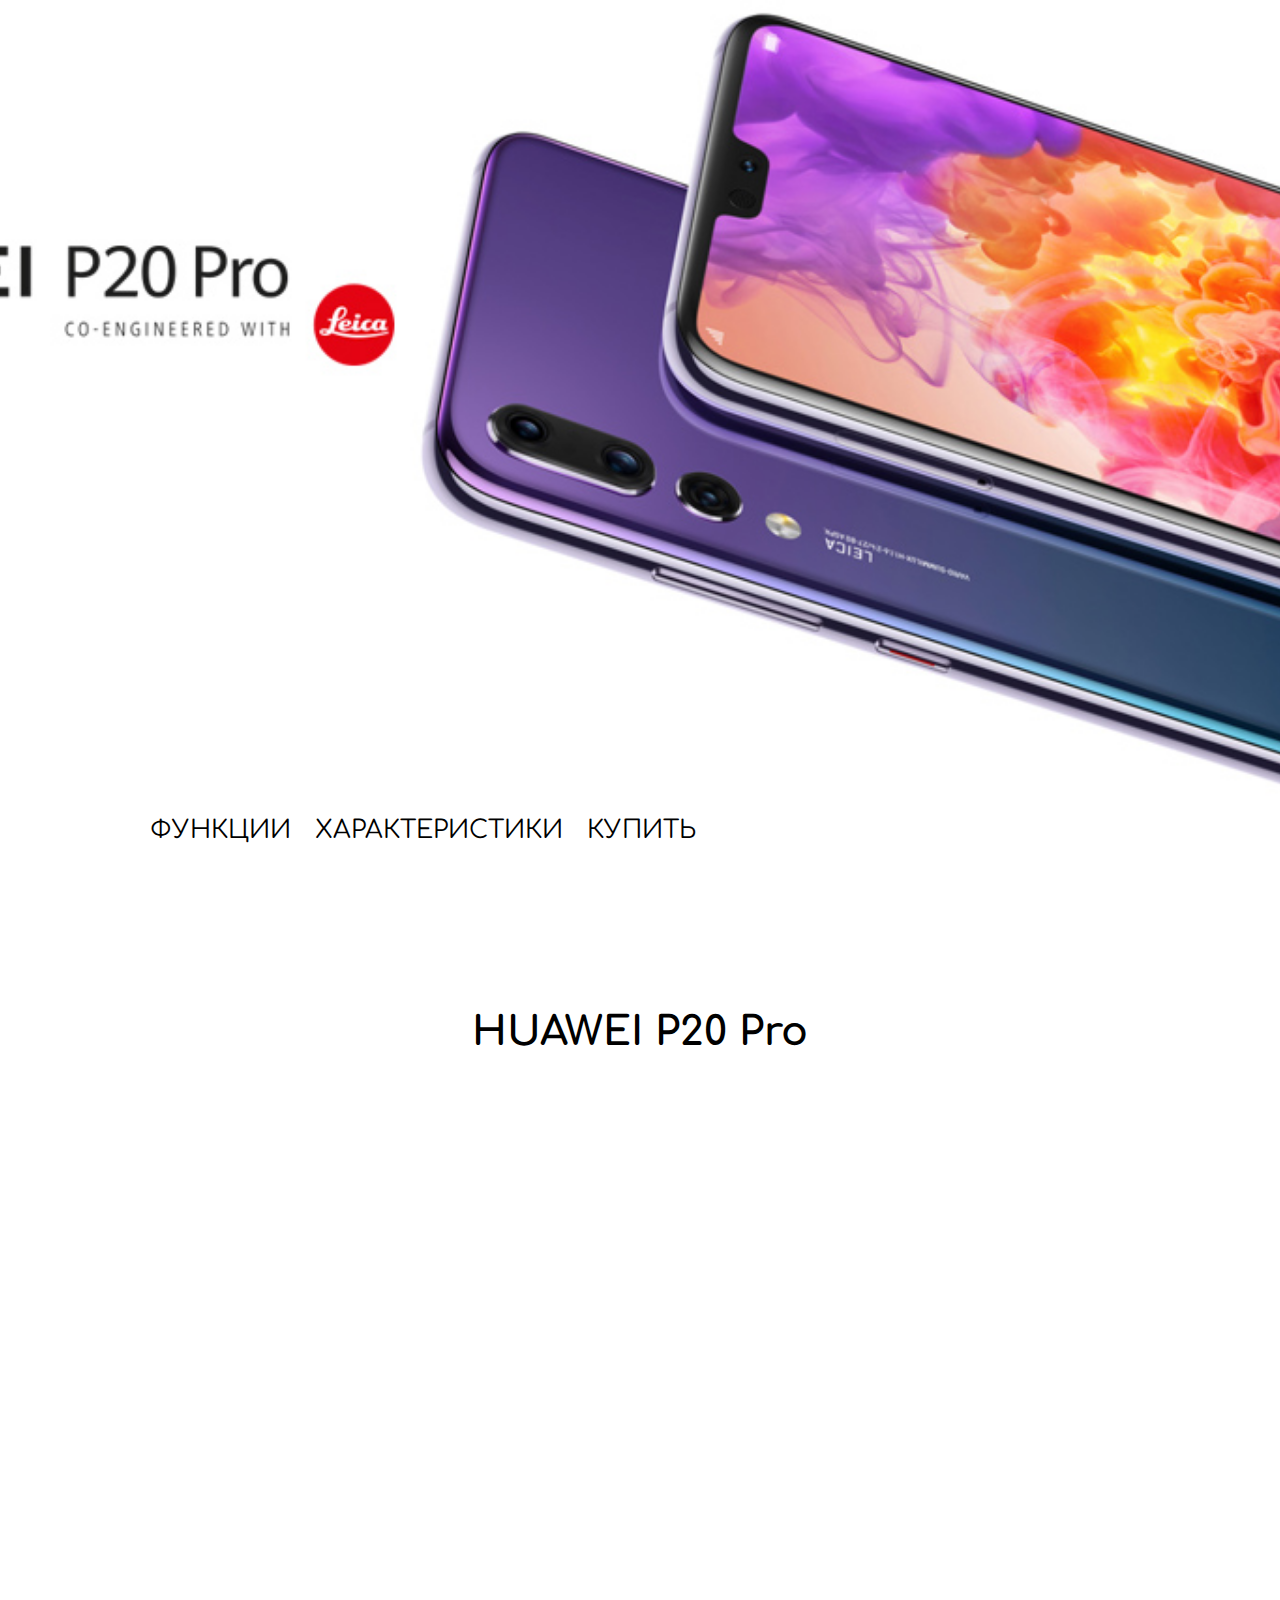
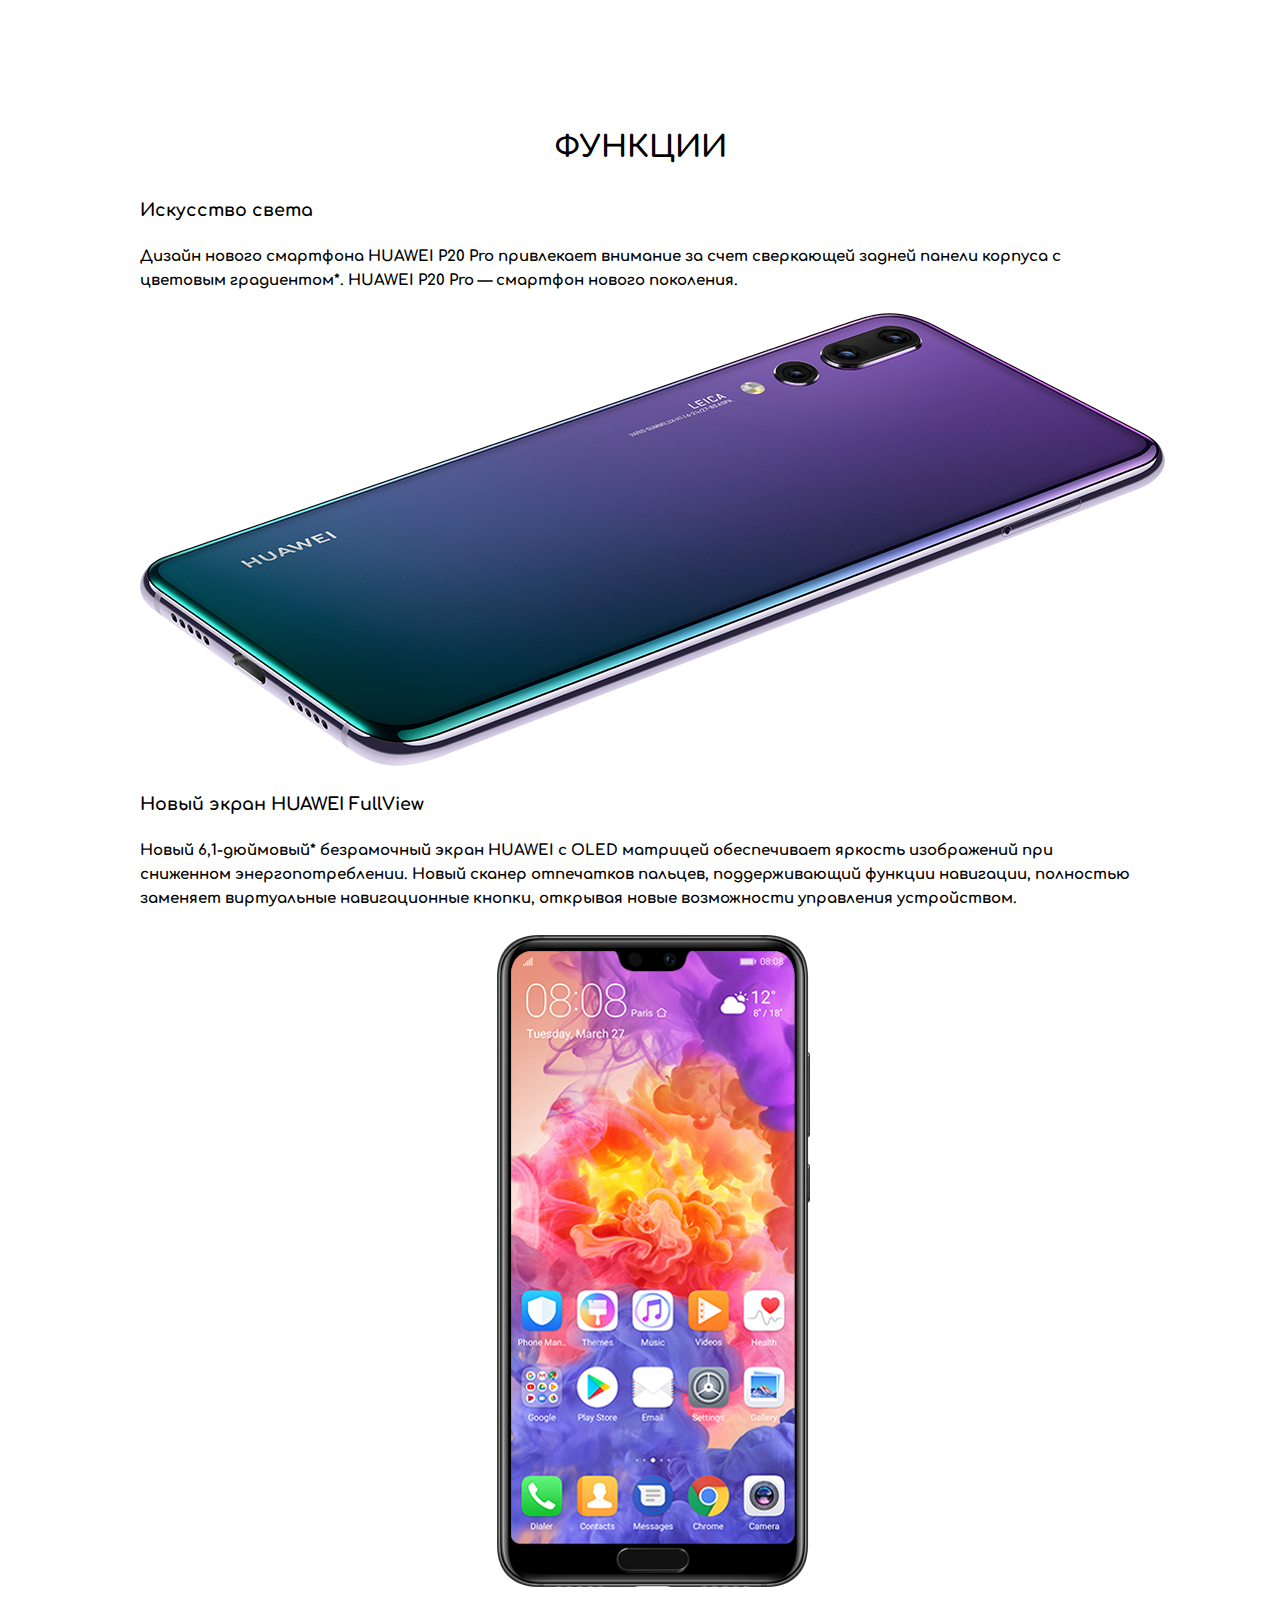
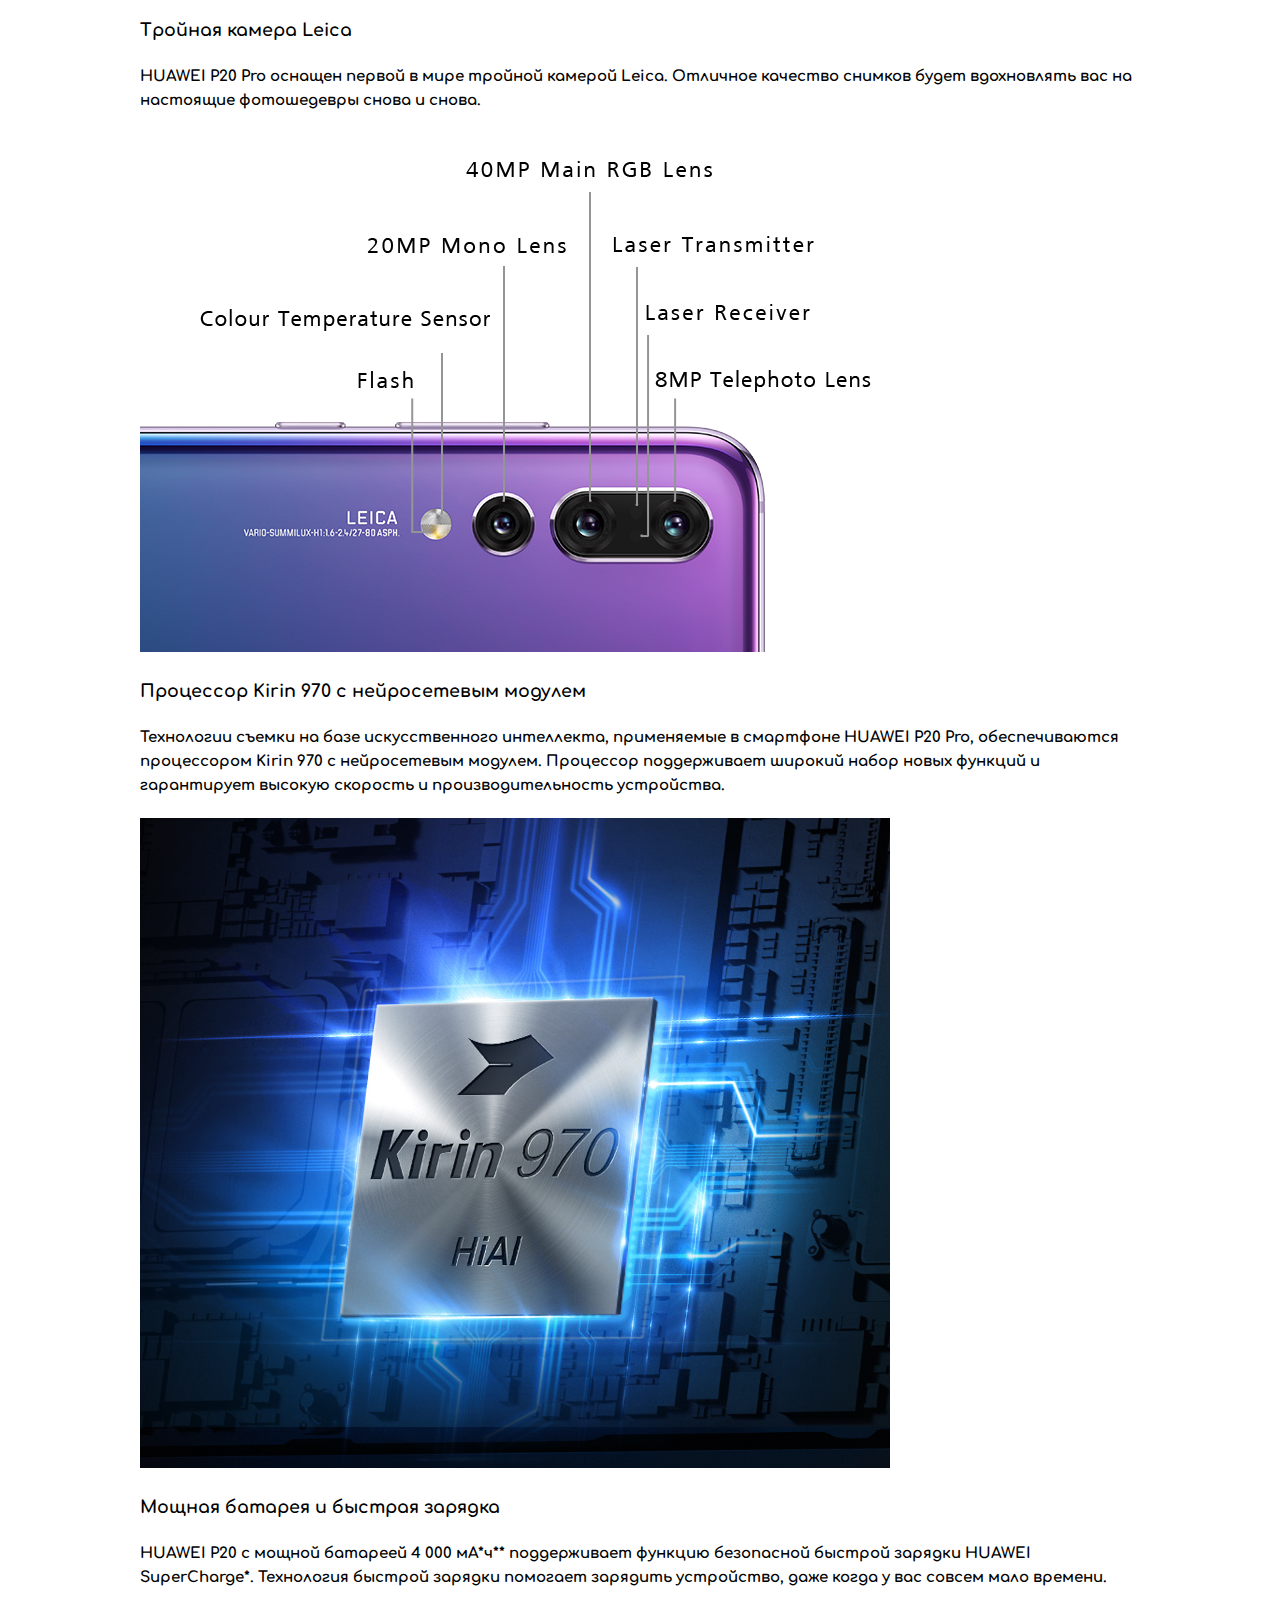
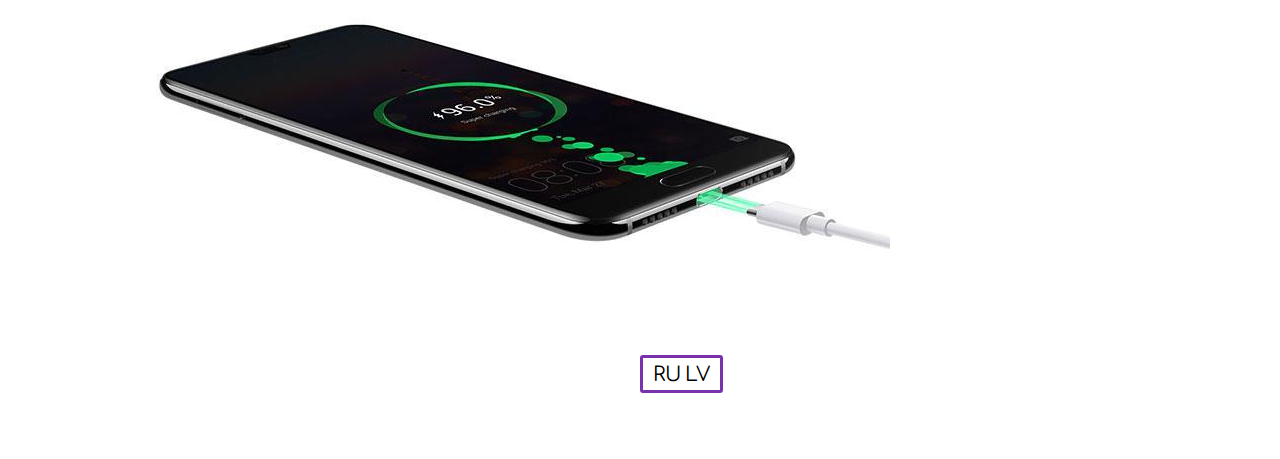
<file: index.html>
<!DOCTYPE html>
<html lang="ru">
<head>
	<meta charset="UTF-8">
	<title>HUAWEI P20 Pro</title>
	<link rel="stylesheet" href="styles/style.css">
	<link href="https://fonts.googleapis.com/css?family=Comfortaa:700&amp;subset=cyrillic" rel="stylesheet">
</head>
<body>
<header class="header">
	<div class="container">
		<div class="menu">
			<nav>
				<a class="menu_link" href="index.html">Функции</a>
				<a class="menu_link" href="funktion.html">Характеристики</a>
				<a class="menu_link" href="buy.html">Купить</a>
			</nav>
		</div>
	</div>
</header>
<content class="content">
	<div class="container">
		<div class="home">
			<h1> HUAWEI P20 Pro</h1>
			<iframe width="1000" height="600" src="https://www.youtube.com/embed/R6e0zbPxac0" frameborder="0" allow="accelerometer; autoplay; encrypted-media; gyroscope; picture-in-picture" allowfullscreen></iframe>
			<h2>ФУНКЦИИ</h2>
			<h3>Искусство света</h3>
			<h4>Дизайн нового смартфона HUAWEI P20 Pro привлекает внимание за счет сверкающей задней панели корпуса с цветовым градиентом*. HUAWEI P20 Pro — смартфон нового поколения.</h4>
			<img src="img/huawei_01.png" alt="">
			<h3>Новый экран HUAWEI FullView</h3>
			<h4>Новый 6,1-дюймовый* безрамочный экран HUAWEI c OLED матрицей обеспечивает яркость изображений при сниженном энергопотреблении. Новый сканер отпечатков пальцев, поддерживающий функции навигации, полностью заменяет виртуальные навигационные кнопки, открывая новые возможности управления устройством.</h4>
			<img src="img/huawei_02.png" alt="">
			<h3>Тройная камера Leica</h3>
			<h4>HUAWEI P20 Pro оснащен первой в мире тройной камерой Leica. Отличное качество снимков будет вдохновлять вас на настоящие фотошедевры снова и снова.</h4>
			<img src="img/huawei_03.png" alt="">
			<h3>Процессор Kirin 970 с нейросетевым модулем</h3>
			<h4>Технологии съемки на базе искусственного интеллекта, применяемые в смартфоне HUAWEI P20 Pro, обеспечиваются процессором Kirin 970 с нейросетевым модулем. Процессор поддерживает широкий набор новых функций и гарантирует высокую скорость и производительность устройства.</h4>
			<img src="img/huawei_04.jpg" alt="">
			<h3>Мощная батарея и быстрая зарядка</h3>
			<h4>HUAWEI P20 с мощной батареей 4 000 мА*ч** поддерживает функцию безопасной быстрой зарядки HUAWEI SuperCharge*. Технология быстрой зарядки помогает зарядить устройство, даже когда у вас совсем мало времени.</h4>
			<img src="img/huawei_05.jpg" alt="">
		</div>
	</div>
</content>
<footer class="footer">
	<div class="language">
		<a class="language_link" href="index.html">RU</a>
		<a class="language_link" href="index_lv.html">LV</a>
	</div>
</footer>
</body>
</html>
</file>
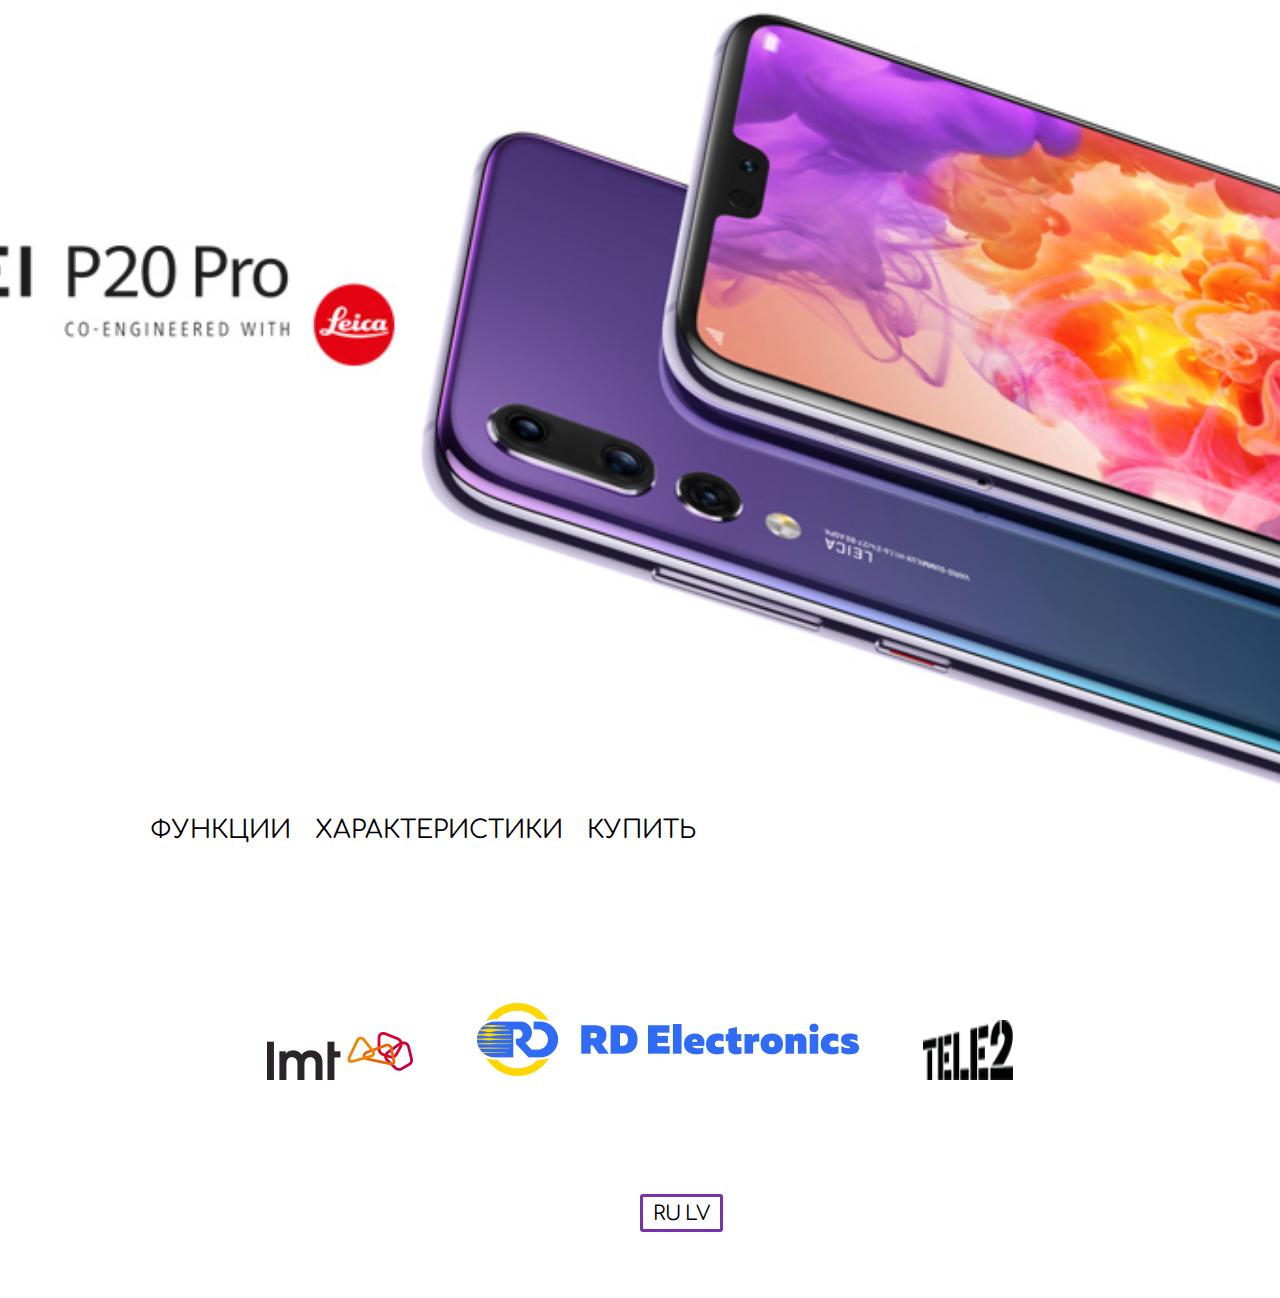
<file: buy.html>
<!DOCTYPE html>
<html lang="ru">
<head>
	<meta charset="UTF-8">
	<title>HUAWEI P20 Pro</title>
	<link rel="stylesheet" href="styles/style.css">
	<link href="https://fonts.googleapis.com/css?family=Comfortaa:700&amp;subset=cyrillic" rel="stylesheet">
</head>
<body>
<header class="header">
	<div class="container">
		<div class="menu">
			<nav>
				<a class="menu_link" href="index.html">Функции</a>
				<a class="menu_link" href="funktion.html">Характеристики</a>
				<a class="menu_link" href="buy.html">Купить</a>
			</nav>
		</div>
	</div>
</header>
<content class="content">
	<div class="container">
		<div class="home">
			<div class="buy">
				<a class="buy_link" href="https://www.lmt.lv/ru/telefon/Huawei_P20_Pro_Dual_SIM"><img src="img/lmt-logo.png"></a>
				<a class="buy_link" href="https://www.rdveikals.lv/products/ru/388/145772/sort/1/filter/0_0_0_0/P20-Pro-Twilight-Purple.html"><img src="img/logo-rd.png"></a>
				<a class="buy_link" href="https://www.tele2.lv/telefoni/huawei-p20-pro-ds/"><img src="img/tele2-logo.png" width="90" height="60"></a>
			</div>
		</div>
	</div>
</content>
<footer class="footer">
	<div class="language">
		<a class="language_link" href="buy.html">RU</a>
		<a class="language_link" href="buy_lv.html">LV</a>
	</div>
</footer>
</body>
</html>
</file>
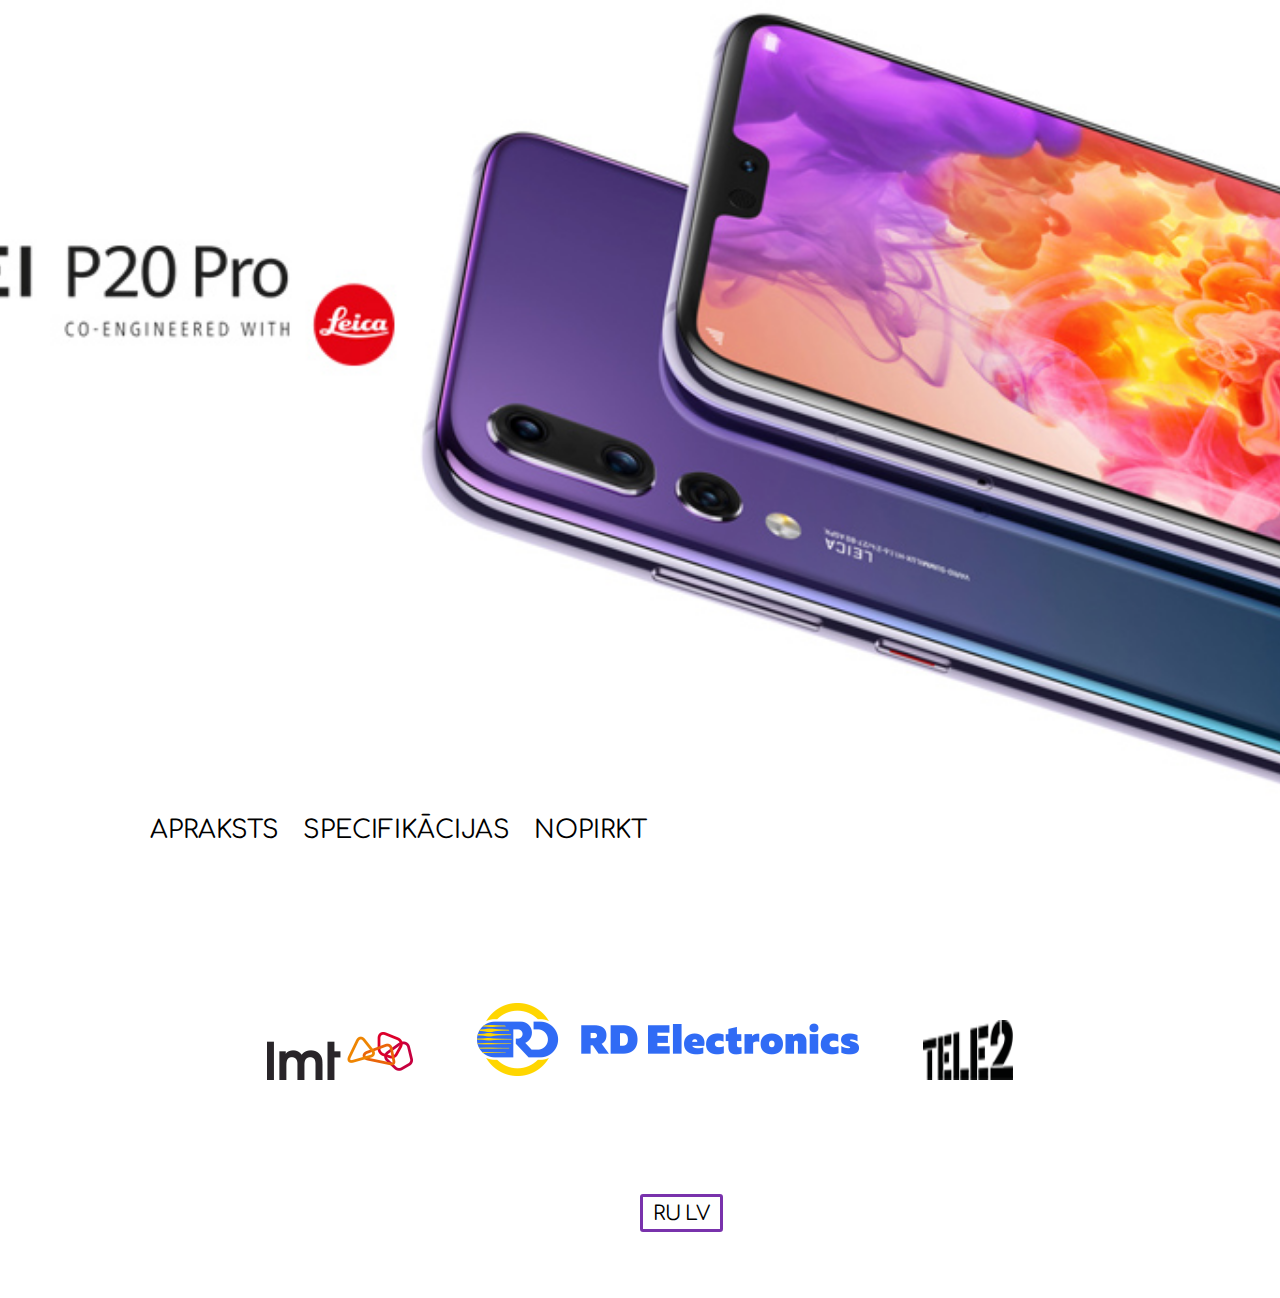
<file: buy_lv.html>
<!DOCTYPE html>
<html lang="lv">
<head>
	<meta charset="UTF-8">
	<title>HUAWEI P20 Pro</title>
	<link rel="stylesheet" href="styles/style.css">
	<link href="https://fonts.googleapis.com/css?family=Comfortaa:700&amp;subset=cyrillic" rel="stylesheet">
</head>
<body>
<header class="header">
	<div class="container">
		<div class="menu">
			<nav>
				<a class="menu_link" href="index_lv.html">Apraksts</a>
				<a class="menu_link" href="funktion_lv.html">Specifikācijas</a>
				<a class="menu_link" href="buy_lv.html">Nopirkt</a>
			</nav>
		</div>
	</div>
</header>
<content class="content">
	<div class="container">
		<div class="home">
			<div class="buy">
				<a class="buy_link" href="https://www.lmt.lv/ru/telefon/Huawei_P20_Pro_Dual_SIM"><img src="img/lmt-logo.png"></a>
				<a class="buy_link" href="https://www.rdveikals.lv/products/ru/388/145772/sort/1/filter/0_0_0_0/P20-Pro-Twilight-Purple.html"><img src="img/logo-rd.png"></a>
				<a class="buy_link" href="https://www.tele2.lv/telefoni/huawei-p20-pro-ds/"><img src="img/tele2-logo.png" width="90" height="60"></a>
			</div>
		</div>
	</div>
</content>
<footer class="footer">
	<div class="language">
		<a class="language_link" href="buy.html">RU</a>
		<a class="language_link" href="buy_lv.html">LV</a>
	</div>
</footer>
</body>
</html>
</file>
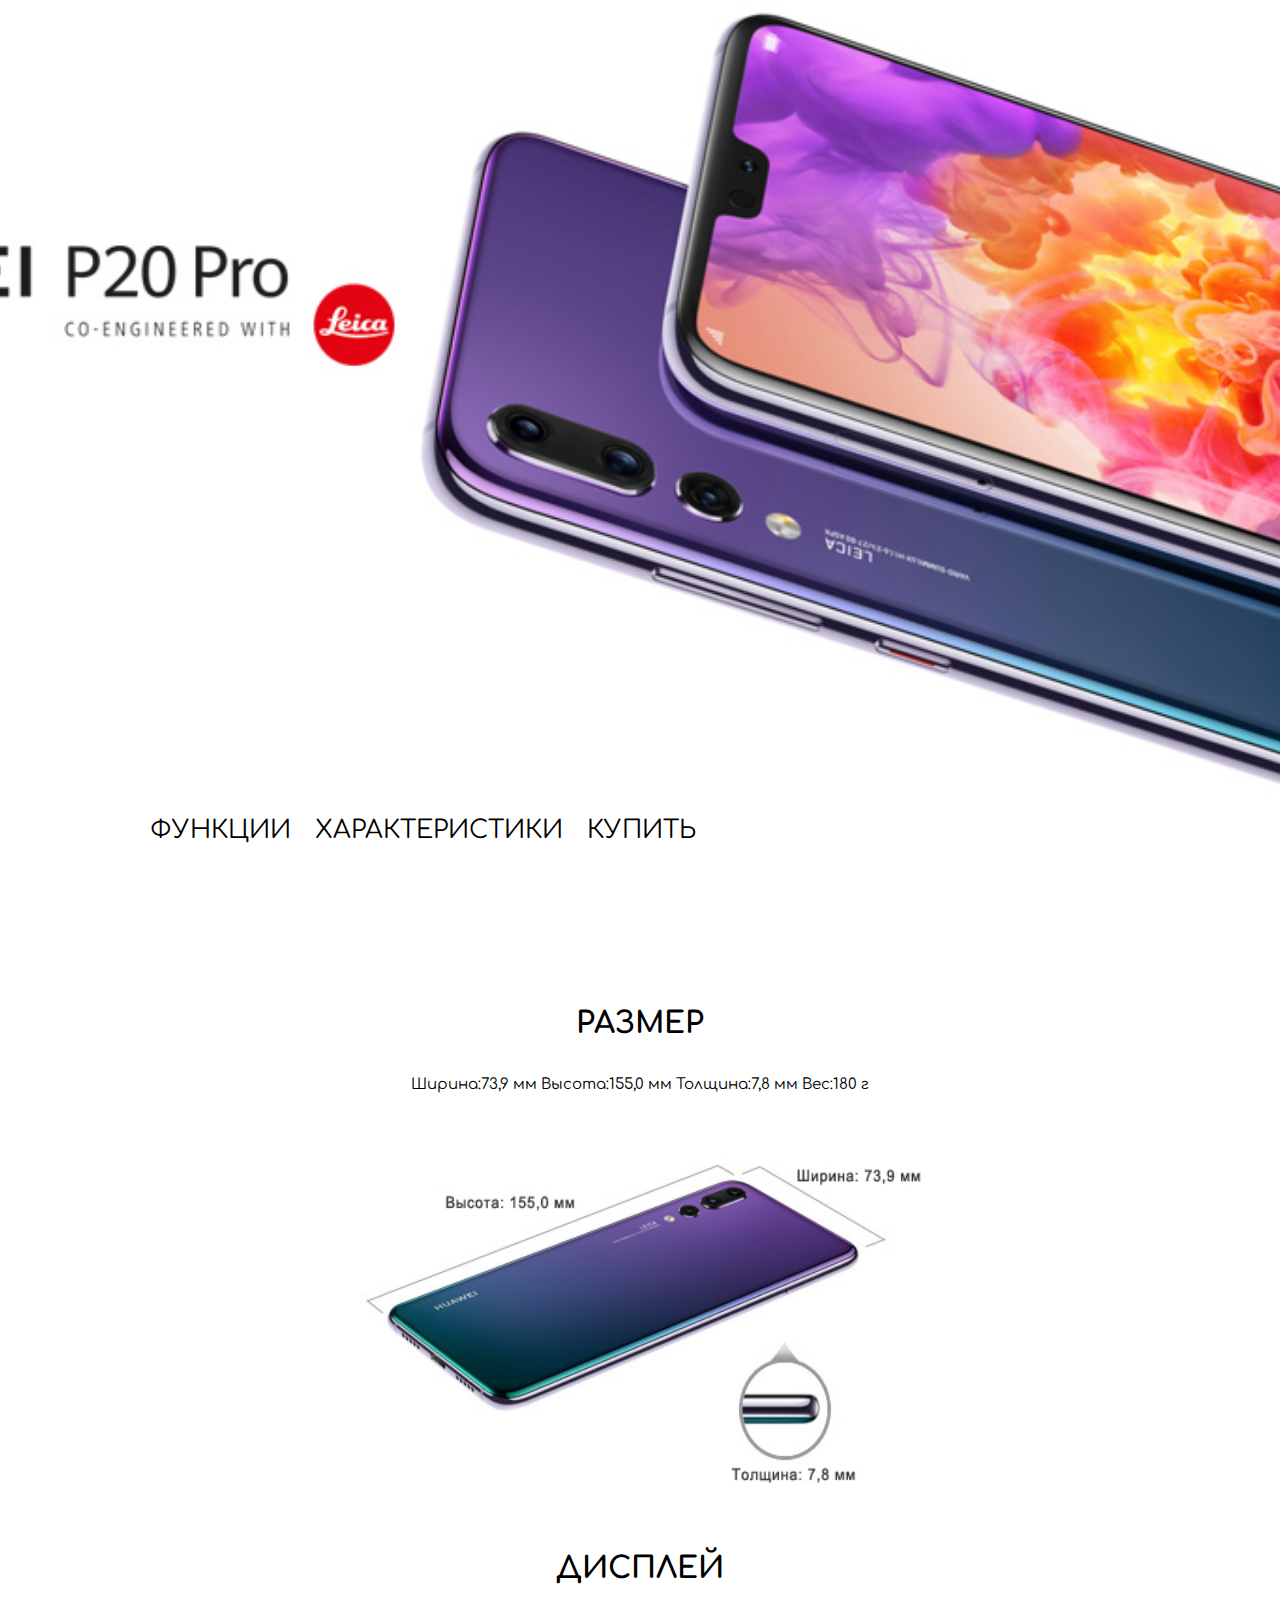
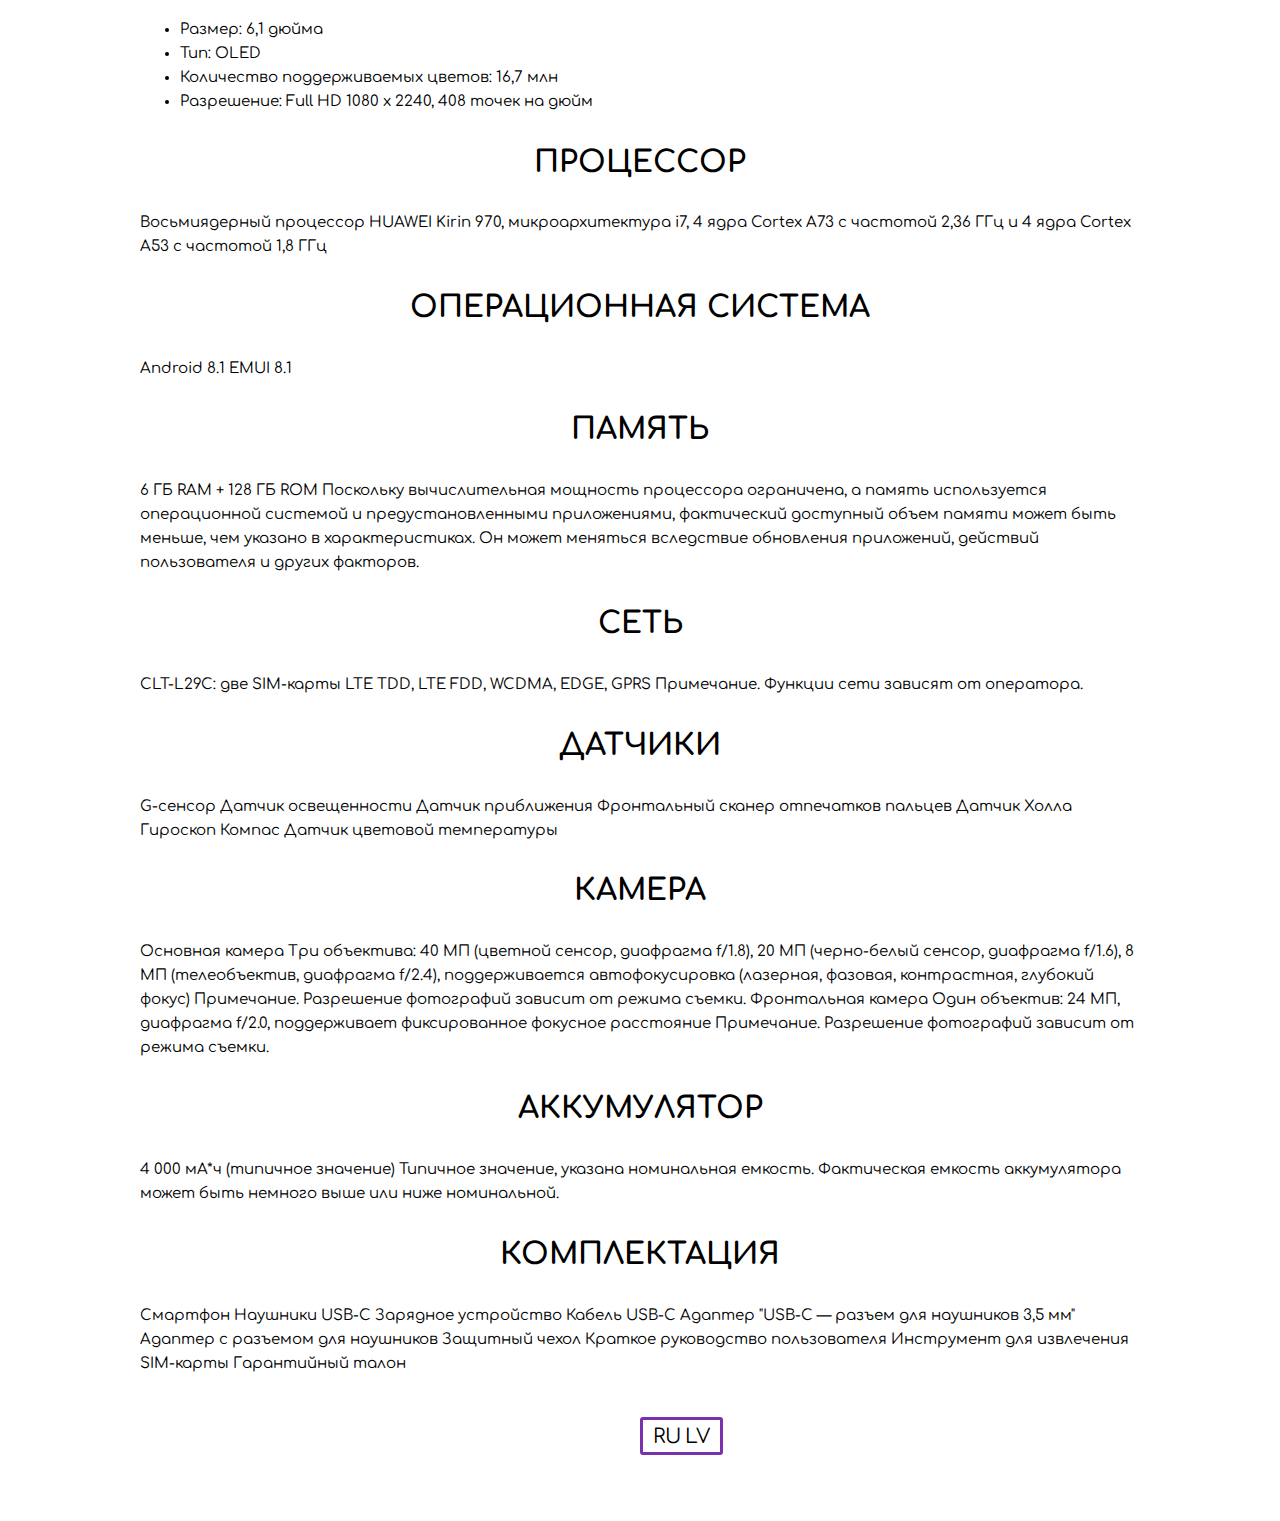
<file: funktion.html>
<!DOCTYPE html>
<html lang="ru">
<head>
	<meta charset="UTF-8">
	<title>HUAWEI P20 Pro</title>
	<link rel="stylesheet" href="styles/style.css">
	<link href="https://fonts.googleapis.com/css?family=Comfortaa:700&amp;subset=cyrillic" rel="stylesheet">
</head>
<body>
<header class="header">
	<div class="container">
		<div class="menu">
			<nav>
				<a class="menu_link" href="index.html">Функции</a>
				<a class="menu_link" href="funktion.html">Характеристики</a>
				<a class="menu_link" href="buy.html">Купить</a>
			</nav>
		</div>
	</div>
</header>
<content class="content">
	<div class="container">
		<div class="home">
			<h2>РАЗМЕР</h2>
				<div class="row">
					<p>Ширина:73,9 мм Высота:155,0 мм Толщина:7,8 мм Вес:180 г</p>
					<img src="img/huawei_001.jpg" alt="" width="580" height="400">
				</div>
			<h2>ДИСПЛЕЙ</h2>
				<div class="row_1">
					<ul>
						<li>Размер: 6,1 дюйма</li>
						<li>Тип: OLED</li>
						<li>Количество поддерживаемых цветов: 16,7 млн</li>
						<li>Разрешение: Full HD 1080 x 2240, 408 точек на дюйм</li>
					</ul>
				</div>
			<h2>ПРОЦЕССОР</h2>
				<div class="row_1">
					<p>Восьмиядерный процессор HUAWEI Kirin 970, микроархитектура i7, 4 ядра Cortex A73 с частотой 2,36 ГГц и 4 ядра Cortex A53 с частотой 1,8 ГГц</p>
				</div>
			<h2>ОПЕРАЦИОННАЯ СИСТЕМА</h2>
				<div class="row_1">
					<p>Android 8.1 EMUI 8.1</p>
				</div>
			<h2>ПАМЯТЬ</h2>
				<div class="row_1">
					<p>6 ГБ RAM + 128 ГБ ROM
						Поскольку вычислительная мощность процессора ограничена, а память используется операционной системой и предустановленными приложениями, фактический доступный объем памяти может быть меньше, чем указано в характеристиках. Он может меняться вследствие обновления приложений, действий пользователя и других факторов.</p>
				</div>
			<h2>СЕТЬ</h2>
			<div class="row_1">
					<p>CLT-L29C: две SIM-карты
					LTE TDD, LTE FDD, WCDMA, EDGE, GPRS
					Примечание. Функции сети зависят от оператора.</p>
				</div>
			<h2>ДАТЧИКИ</h2>
			<div class="row_1">
					<p>G-сенсор
					Датчик освещенности
					Датчик приближения
					Фронтальный сканер отпечатков пальцев
					Датчик Холла
					Гироскоп
					Компас
					Датчик цветовой температуры</p>
				</div>
			<h2>КАМЕРА</h2>
			<div class="row_1">
					<p>Основная камера
					Три объектива:
					40 МП (цветной сенсор, диафрагма f/1.8), 20 МП (черно-белый сенсор, диафрагма f/1.6), 8 МП (телеобъектив, диафрагма f/2.4), поддерживается автофокусировка (лазерная, фазовая, контрастная, глубокий фокус)
					Примечание. Разрешение фотографий зависит от режима съемки. 
					Фронтальная камера
					Один объектив:
					24 МП, диафрагма f/2.0, поддерживает фиксированное фокусное расстояние 
					Примечание. Разрешение фотографий зависит от режима съемки.</p>
				</div>
			<h2>АККУМУЛЯТОР</h2>
			<div class="row_1">
					<p>4 000 мА*ч (типичное значение)
					Типичное значение, указана номинальная емкость. Фактическая емкость аккумулятора может быть немного выше или ниже номинальной.</p>
				</div>
			<h2>КОМПЛЕКТАЦИЯ</h2>
			<div class="row_1">
					<p>Смартфон
					Наушники USB-C
					Зарядное устройство
					Кабель USB-C
					Адаптер "USB-C — разъем для наушников 3,5 мм" Адаптер с разъемом
					для наушников
					Защитный чехол
					Краткое руководство пользователя
					Инструмент для извлечения SIM-карты
					Гарантийный талон</p>
				</div>
		</div>
	</div>
</content>
<footer class="footer">
	<div class="language">
		<a class="language_link" href="funktion.html">RU</a>
		<a class="language_link" href="funktion_lv.html">LV</a>
	</div>
</footer>
</body>
</html>
</file>
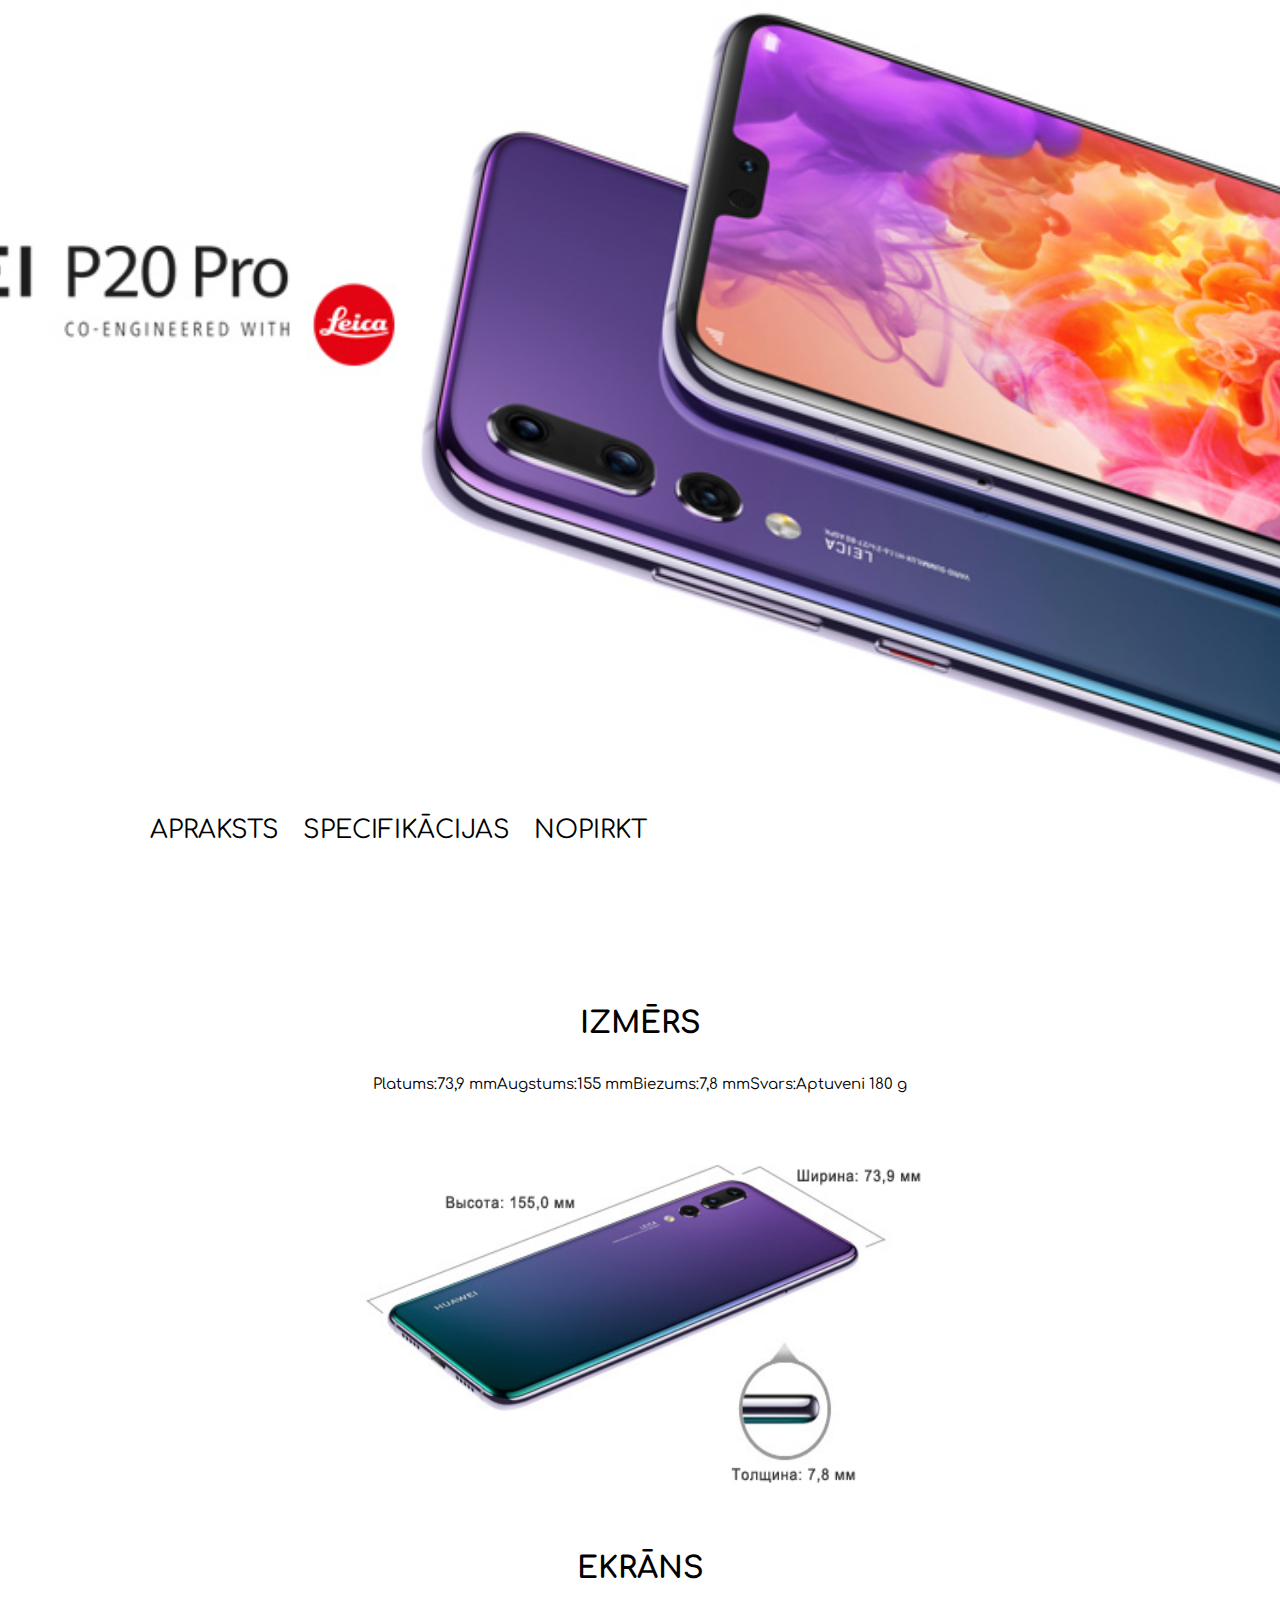
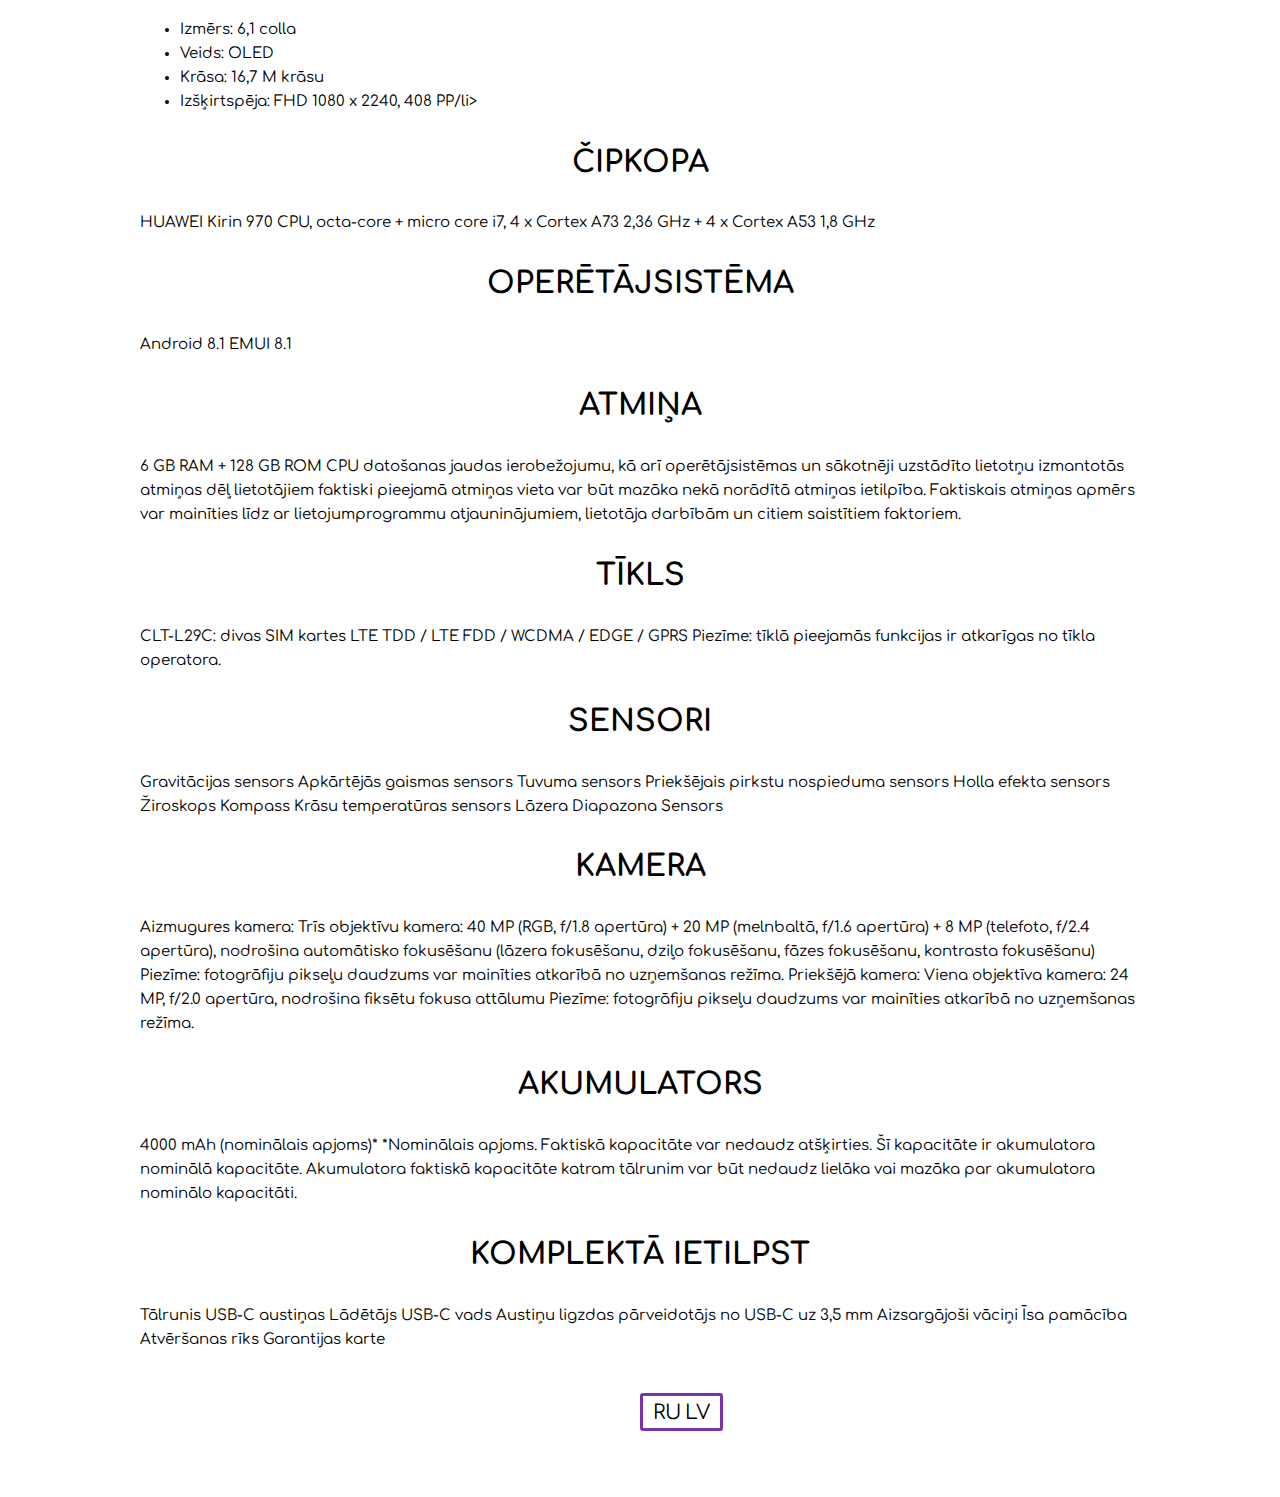
<file: funktion_lv.html>
<!DOCTYPE html>
<html lang="lv">
<head>
	<meta charset="UTF-8">
	<title>HUAWEI P20 Pro</title>
	<link rel="stylesheet" href="styles/style.css">
	<link href="https://fonts.googleapis.com/css?family=Comfortaa:700&amp;subset=cyrillic" rel="stylesheet">
</head>
<body>
<header class="header">
	<div class="container">
		<div class="menu">
			<nav>
				<a class="menu_link" href="index_lv.html">Apraksts</a>
				<a class="menu_link" href="funktion_lv.html">Specifikācijas</a>
				<a class="menu_link" href="buy_lv.html">Nopirkt</a>
			</nav>
		</div>
	</div>
</header>
<content class="content">
	<div class="container">
		<div class="home">
			<h2>IZMĒRS</h2>
				<div class="row">
					<p>Platums:73,9 mmAugstums:155 mmBiezums:7,8 mmSvars:Aptuveni 180 g</p>
					<img src="img/huawei_001.jpg" alt="" width="580" height="400">
				</div>
			<h2>EKRĀNS</h2>
				<div class="row_1">
					<ul>
						<li>Izmērs: 6,1 colla</li>
						<li>Veids: OLED</li>
						<li>Krāsa: 16,7 M krāsu</li>
						<li>Izšķirtspēja: FHD 1080 x 2240, 408 PP/li>
					</ul>
				</div>
			<h2>ČIPKOPA</h2>
				<div class="row_1">
					<p>HUAWEI Kirin 970 CPU, octa-core + micro core i7, 4 x Cortex A73 2,36 GHz + 4 x Cortex A53 1,8 GHz</p>
				</div>
			<h2>OPERĒTĀJSISTĒMA</h2>
				<div class="row_1">
					<p>Android 8.1 EMUI 8.1</p>
				</div>
			<h2>ATMIŅA</h2>
				<div class="row_1">
					<p>6 GB RAM + 128 GB ROM
					CPU datošanas jaudas ierobežojumu, kā arī operētājsistēmas un sākotnēji uzstādīto lietotņu izmantotās atmiņas dēļ lietotājiem faktiski pieejamā atmiņas vieta var būt mazāka nekā norādītā atmiņas ietilpība. Faktiskais atmiņas apmērs var mainīties līdz ar lietojumprogrammu atjauninājumiem, lietotāja darbībām un citiem saistītiem faktoriem.</p>
				</div>
			<h2>TĪKLS</h2>
			<div class="row_1">
					<p>CLT-L29C: divas SIM kartes
					LTE TDD / LTE FDD / WCDMA / EDGE / GPRS 
					Piezīme: tīklā pieejamās funkcijas ir atkarīgas no tīkla operatora.</p>
				</div>
			<h2>SENSORI</h2>
			<div class="row_1">
					<p>Gravitācijas sensors
					Apkārtējās gaismas sensors
					Tuvuma sensors
					Priekšējais pirkstu nospieduma sensors
					Holla efekta sensors
					Žiroskops
					Kompass
					Krāsu temperatūras sensors
					Lāzera Diapazona Sensors</p>
				</div>
			<h2>KAMERA</h2>
			<div class="row_1">
					<p>Aizmugures kamera:
					Trīs objektīvu kamera:
					40 MP (RGB, f/1.8 apertūra) + 20 MP (melnbaltā, f/1.6 apertūra) + 8 MP (telefoto, f/2.4 apertūra), nodrošina automātisko fokusēšanu (lāzera fokusēšanu, dziļo fokusēšanu, fāzes fokusēšanu, kontrasta fokusēšanu)
					Piezīme: fotogrāfiju pikseļu daudzums var mainīties atkarībā no uzņemšanas režīma.
					Priekšējā kamera:
					Viena objektīva kamera:
					24 MP, f/2.0 apertūra, nodrošina fiksētu fokusa attālumu
					Piezīme: fotogrāfiju pikseļu daudzums var mainīties atkarībā no uzņemšanas režīma.</p>
				</div>
			<h2>AKUMULATORS</h2>
				<div class="row_1">
					<p>4000 mAh (nominālais apjoms)*
					*Nominālais apjoms. Faktiskā kapacitāte var nedaudz atšķirties.
					 Šī kapacitāte ir akumulatora nominālā kapacitāte. Akumulatora faktiskā kapacitāte katram tālrunim var būt nedaudz lielāka vai mazāka par akumulatora nominālo kapacitāti.</p>
				</div>
			<h2>KOMPLEKTĀ IETILPST</h2>
				<div class="row_1">
					<p>Tālrunis
					USB-C austiņas
					Lādētājs
					USB-C vads
					Austiņu ligzdas pārveidotājs no USB-C uz 3,5 mm
					Aizsargājoši vāciņi
					Īsa pamācība
					Atvēršanas rīks
					Garantijas karte</p>
				</div>
		</div>
	</div>
</content>
<footer class="footer">
	<div class="language">
		<a class="language_link" href="funktion.html">RU</a>
		<a class="language_link" href="funktion_lv.html">LV</a>
	</div>
</footer>
</body>
</html>
</file>
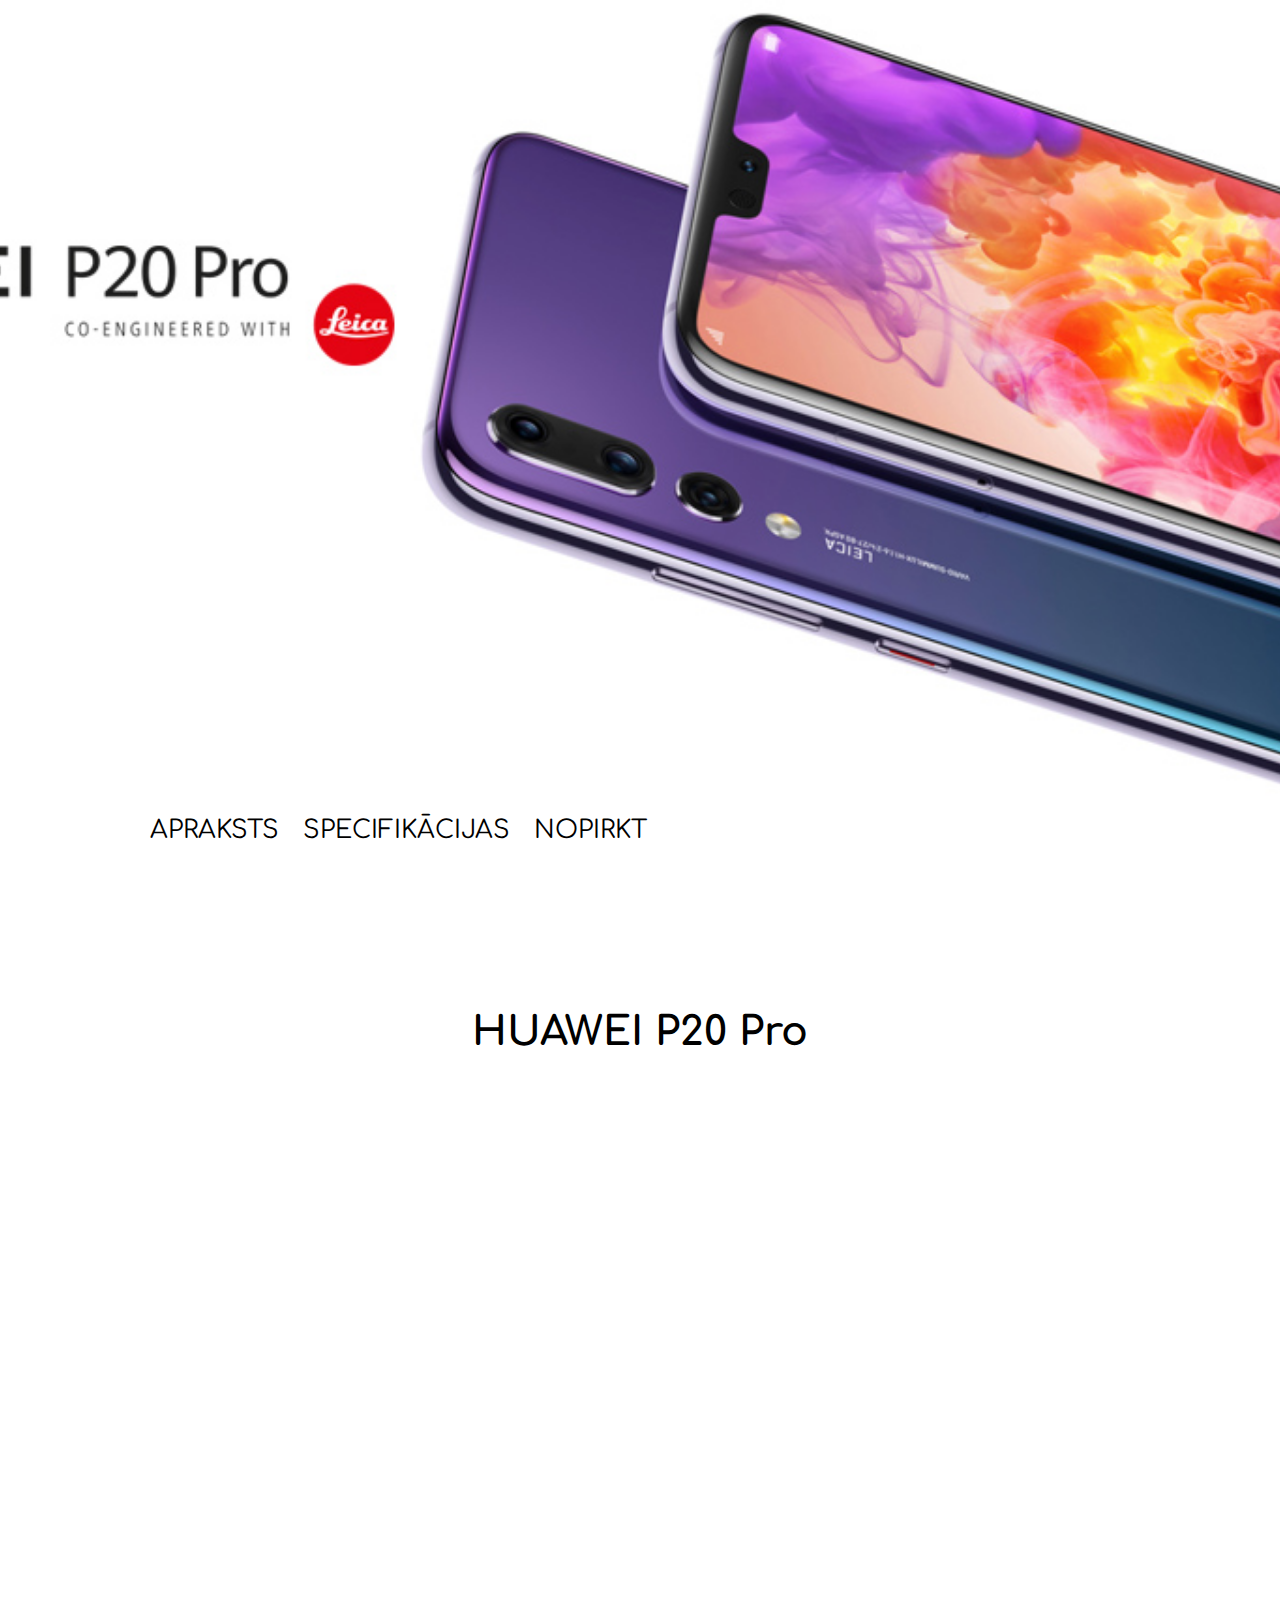
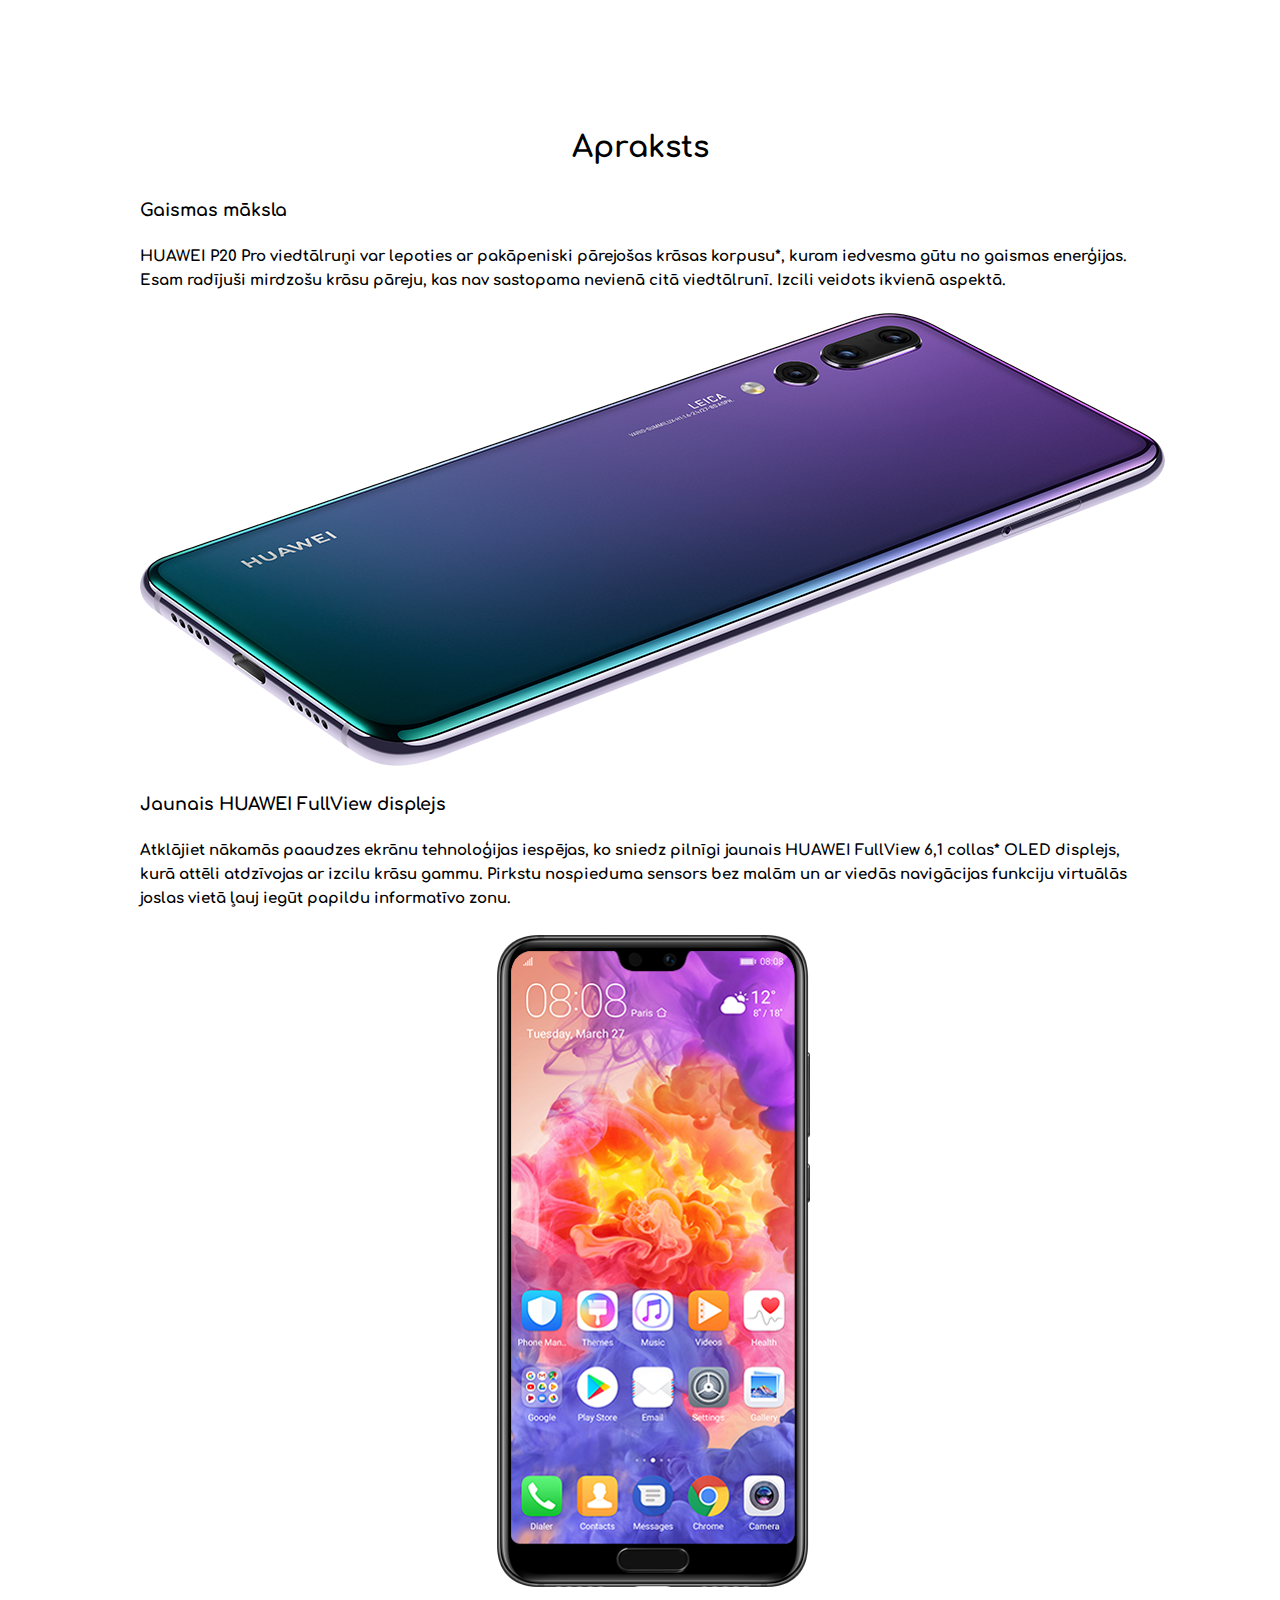
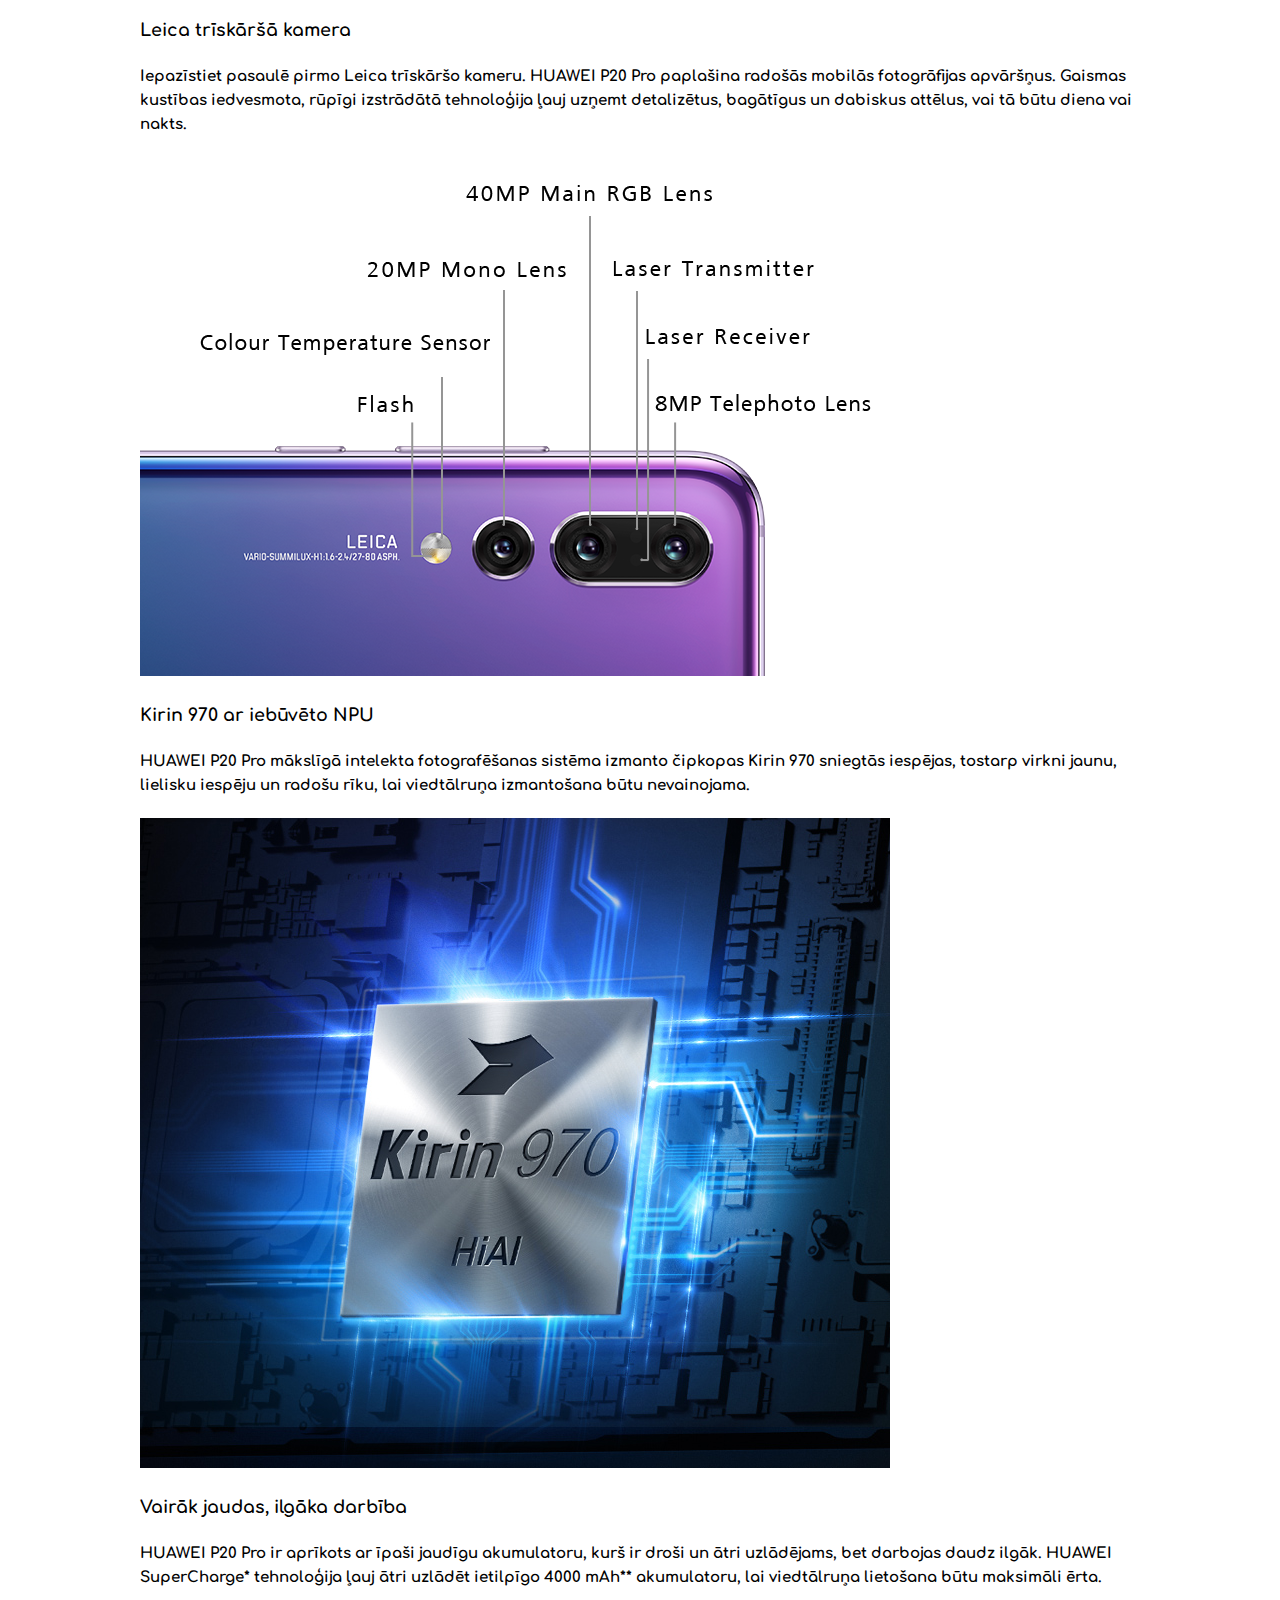
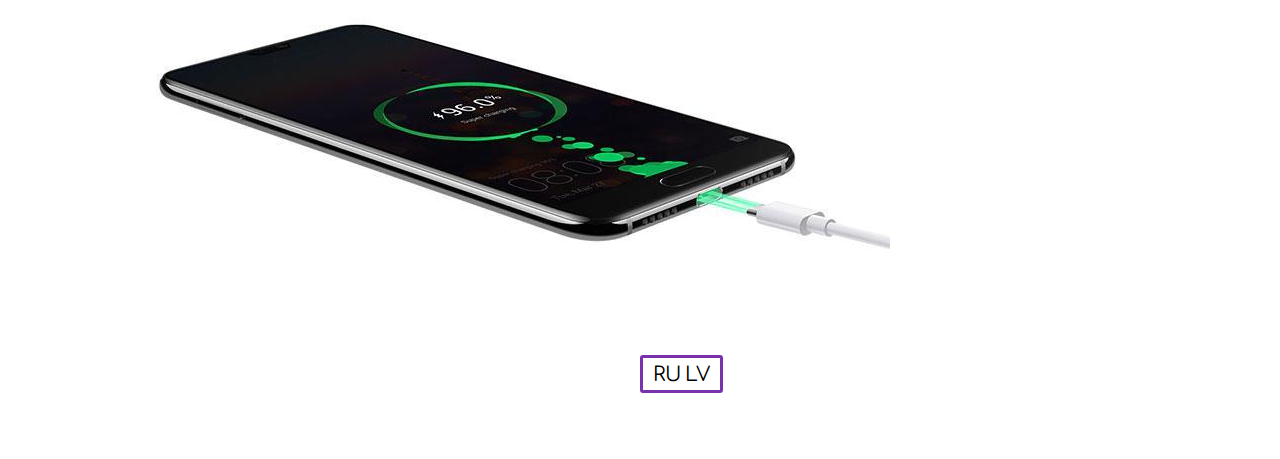
<file: index_lv.html>
<!DOCTYPE html>
<html lang="lv">
<head>
	<meta charset="UTF-8">
	<title>HUAWEI P20 Pro</title>
	<link rel="stylesheet" href="styles/style.css">
	<link href="https://fonts.googleapis.com/css?family=Comfortaa:700&amp;subset=cyrillic" rel="stylesheet">
</head>
<body>
<header class="header">
	<div class="container">
		<div class="menu">
			<nav>
				<a class="menu_link" href="index_lv.html">Apraksts</a>
				<a class="menu_link" href="funktion_lv.html">Specifikācijas</a>
				<a class="menu_link" href="buy_lv.html">Nopirkt</a>
			</nav>
		</div>
	</div>
</header>
<content class="content">
	<div class="container">
		<div class="home">
			<h1> HUAWEI P20 Pro</h1>
			<iframe width="1000" height="600" src="https://www.youtube.com/embed/R6e0zbPxac0" frameborder="0" allow="accelerometer; autoplay; encrypted-media; gyroscope; picture-in-picture" allowfullscreen></iframe>
			<h2>Apraksts</h2>
			<h3>Gaismas māksla</h3>
			<h4>HUAWEI P20 Pro viedtālruņi var lepoties ar pakāpeniski pārejošas krāsas korpusu*, kuram iedvesma gūtu no gaismas enerģijas. Esam radījuši mirdzošu krāsu pāreju, kas nav sastopama nevienā citā viedtālrunī. Izcili veidots ikvienā aspektā.</h4>
			<img src="img/huawei_01.png" alt="">
			<h3>Jaunais HUAWEI FullView displejs</h3>
			<h4>Atklājiet nākamās paaudzes ekrānu tehnoloģijas iespējas, ko sniedz pilnīgi jaunais HUAWEI FullView 6,1 collas* OLED displejs, kurā attēli atdzīvojas ar izcilu krāsu gammu. Pirkstu nospieduma sensors bez malām un ar viedās navigācijas funkciju virtuālās joslas vietā ļauj iegūt papildu informatīvo zonu.</h4>
			<img src="img/huawei_02.png" alt="">
			<h3>Leica trīskāršā kamera</h3>
			<h4>Iepazīstiet pasaulē pirmo Leica trīskāršo kameru. HUAWEI P20 Pro paplašina radošās mobilās fotogrāfijas apvāršņus. Gaismas kustības iedvesmota, rūpīgi izstrādātā tehnoloģija ļauj uzņemt detalizētus, bagātīgus un dabiskus attēlus, vai tā būtu diena vai nakts.</h4>
			<img src="img/huawei_03.png" alt="">
			<h3>Kirin 970 ar iebūvēto NPU</h3>
			<h4>HUAWEI P20 Pro mākslīgā intelekta fotografēšanas sistēma izmanto čipkopas Kirin 970 sniegtās iespējas, tostarp virkni jaunu, lielisku iespēju un radošu rīku, lai viedtālruņa izmantošana būtu nevainojama.</h4>
			<img src="img/huawei_04.jpg" alt="">
			<h3>Vairāk jaudas, ilgāka darbība</h3>
			<h4>HUAWEI P20 Pro ir aprīkots ar īpaši jaudīgu akumulatoru, kurš ir droši un ātri uzlādējams, bet darbojas daudz ilgāk. HUAWEI SuperCharge* tehnoloģija ļauj ātri uzlādēt ietilpīgo 4000 mAh** akumulatoru, lai viedtālruņa lietošana būtu maksimāli ērta.</h4>
			<img src="img/huawei_05.jpg" alt="">
		</div>
	</div>
</content>
<footer class="footer">
	<div class="language">
		<a class="language_link" href="index.html">RU</a>
		<a class="language_link" href="index_lv.html">LV</a>
	</div>
</footer>
</body>
</html>
</file>
<file: styles/style.css>
body{
	padding: 0;
	margin: 0;
	font-size: 15px;
	font-family: 'Comfortaa', cursive;
	line-height: 1.6;
}
.container{
	width: 1000px;
	max-width: 1000px;
	margin: 0 auto;
}
.header{
	background: url(../img/bg.jpg) no-repeat center top;
	background-size: cover;
	width: 100%;
	margin: 0 auto;
	height: 100vh;
}
.menu{
	position: absolute;
	left: 0;
	right: 0;
	z-index: 1000;
	bottom: 50px;
	width: 1000px;
	max-width: 1000px;
	margin: 0 auto;
}		
.menu_link{ 
	font-size: 25px;
	text-transform: uppercase;	
	display: inline-block;
	margin: 0 10px;
	color:black;
	text-decoration: none;
	transition: color 0.2s linear;
}
.menu_link:hover{
	color:#7932ac;
}
/*  Главвная  */

.home{
	margin-top: 100px;
}
h1{
	font-size: 40px;
	text-align: center;
}
h2{
	font-size: 30px;
	text-align: center;
}

/*  Раздел Характеристики*/

.row{
	text-align: center;
}
.row_1{
	list-style-type: none;
}

/* Раздел Характеристики */


/* Раздел Купить */

.buy{
	text-align: center;
	margin-bottom: 80px;
}
.buy_link{
	display: inline-block;
	margin: 0 30px;
}

/* Раздел Купить */

/*  Главвная  */
.footer{
	background-color: #fff;
	margin-top: 10px;
	width: 100%;
	height: 100px;
	padding-top: 30px;

}
.language{
	
	border: 3px solid;
	border-color: #7932ac;
	border-radius: 3px;
    text-align:  center;
    width: 50px;	
    height: 60px; 
    display: inline; 
    margin-left: 50%; 
    padding: 10px;
    padding-bottom: 5px;
}
.language_link{
	
	font-size: 20px;
	color:black;
	text-decoration: none;
	transition: color 0.2s linear;		
}
.language_link:hover{
	color:#7932ac;
}
</file>
